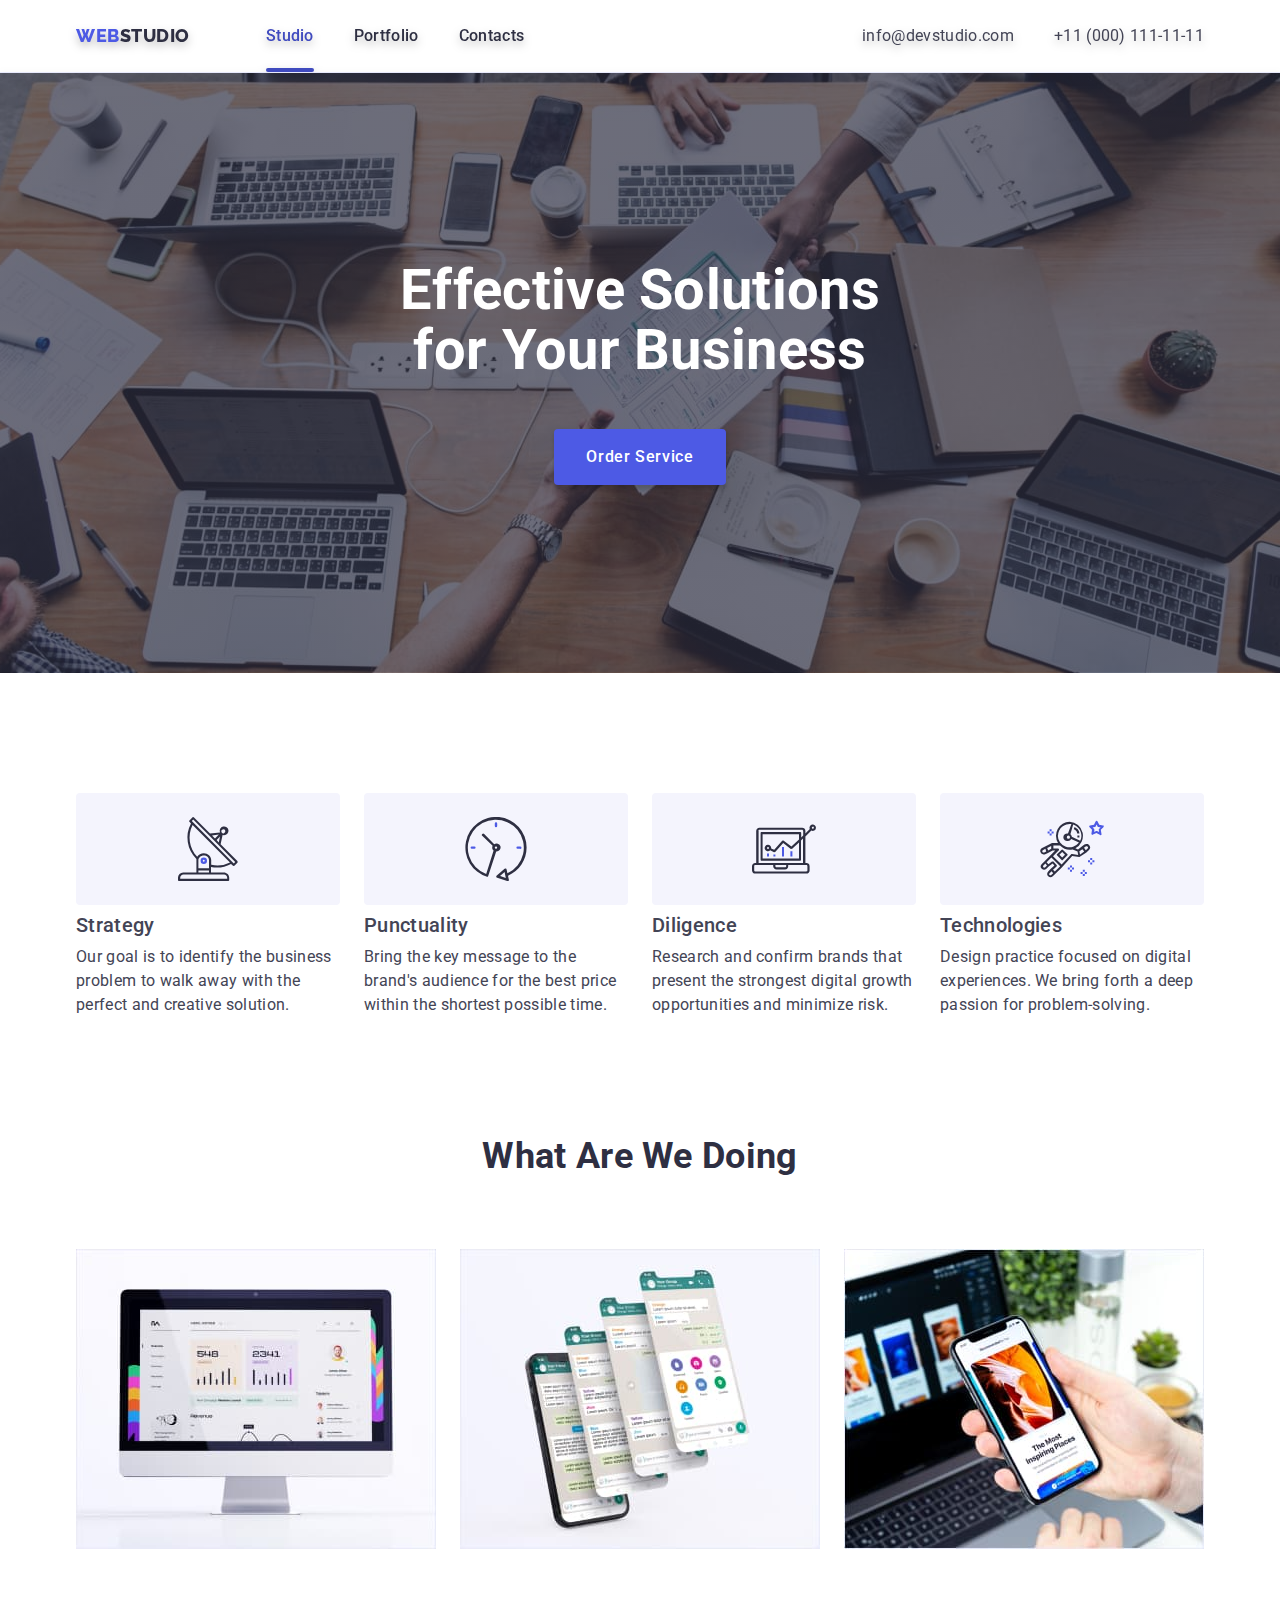
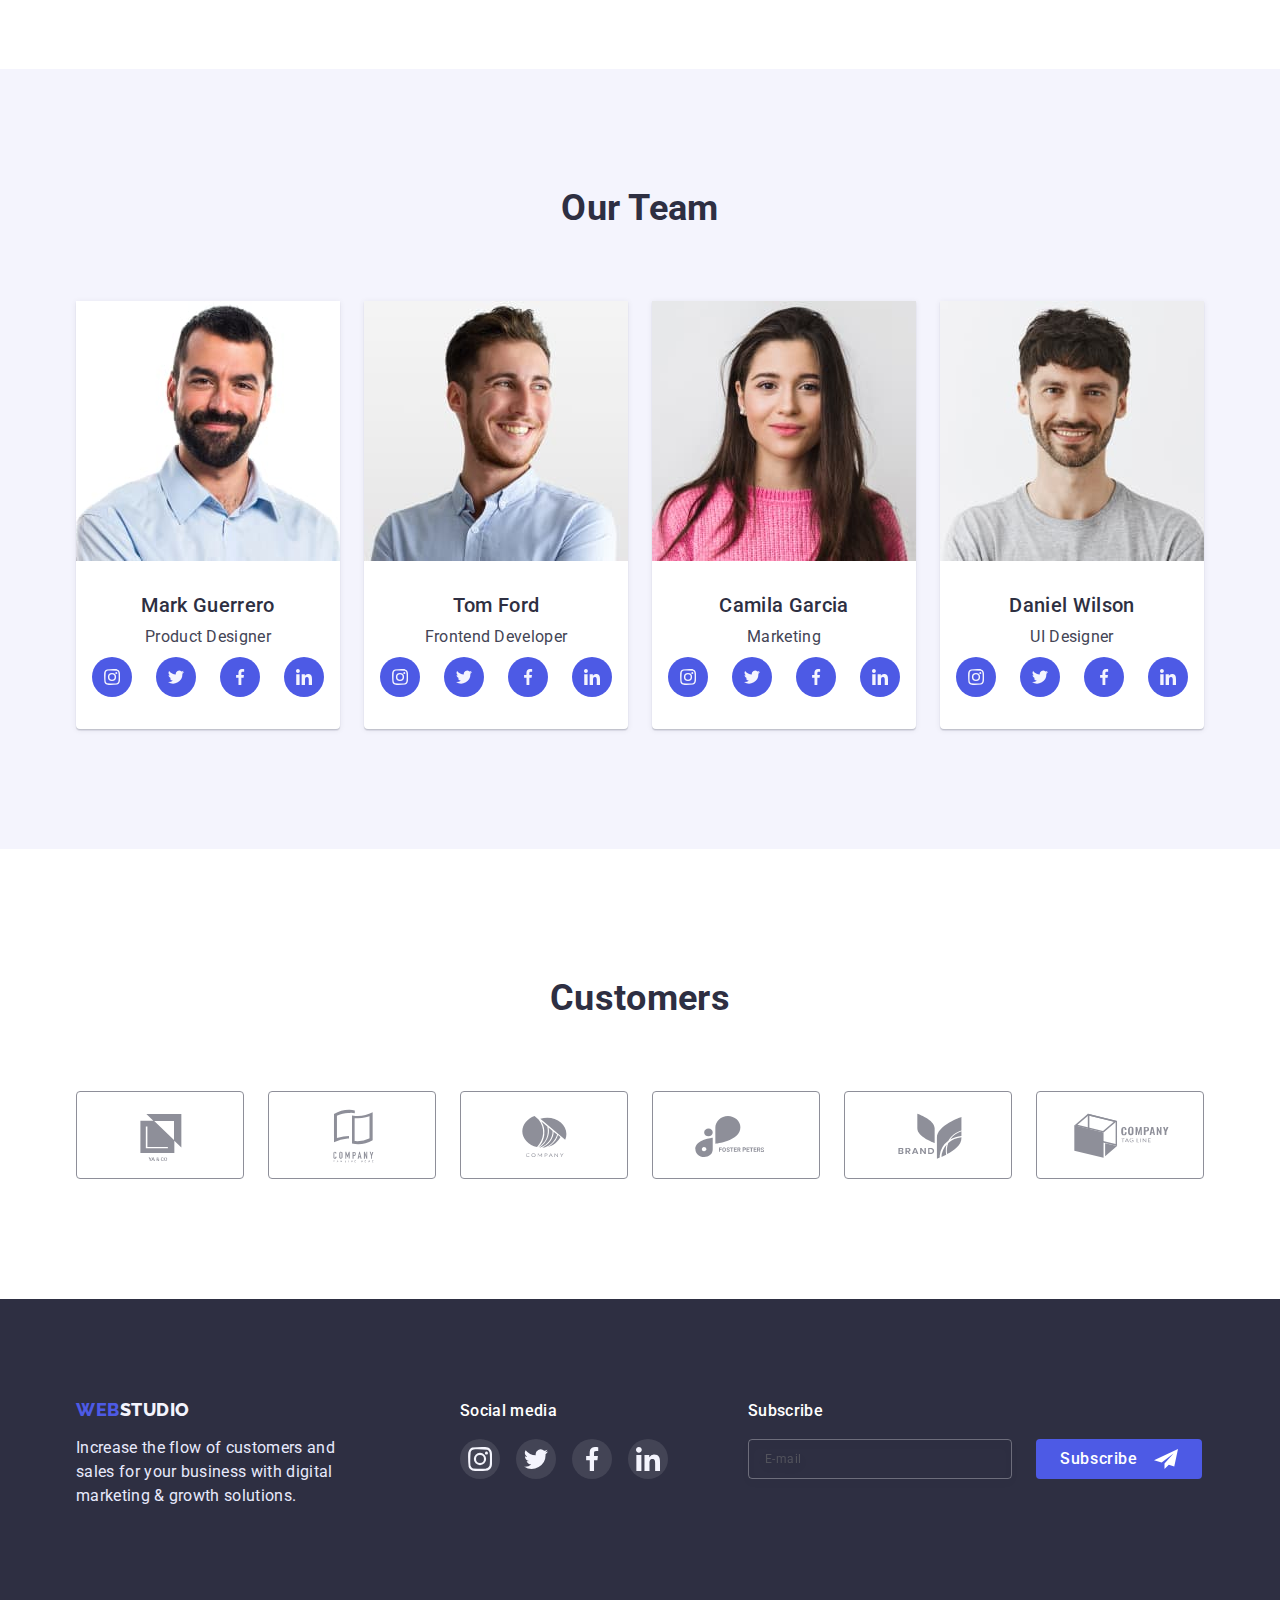
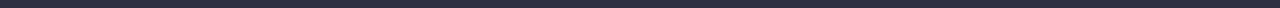
<file: index.html>
<!DOCTYPE html>
<html lang="en">

<head>
    <meta charset="UTF-8">
    <meta http-equiv="X-UA-Compatible" content="IE=edge">
    <meta name="viewport" content="width=device-width, initial-scale=1.0">
    <title>Студія</title>
    <link rel="preconnect" href="https://fonts.googleapis.com">
    <link rel="preconnect" href="https://fonts.gstatic.com" crossorigin>
    <link href="https://fonts.googleapis.com/css2?family=Raleway:wght@800&family=Roboto:wght@400;500;700;900&display=swap"
        rel="stylesheet">
    <link rel="stylesheet" href="https://cdnjs.cloudflare.com/ajax/libs/modern-normalize/1.1.0/modern-normalize.min.css">
    <link rel="stylesheet" href="./css/style.css">
</head>
<body>
    <header class="header">
        <div class="conteiner header-conteiner">
            <nav class="header-nav">
                <a class="logo" href="./index.html"><span class="logo-decor">Web</span>Studio</a>
                <ul class="header-nav-list list">
                    <li class="header-item">
                        <a class="header-link current" href="./index.html">Studio</a>
                    </li>
                    <li class="header-item">
                        <a class="header-link" href="./portfolio.html">Portfolio</a>
                    </li>
                    <li class="header-item">
                        <a class="header-link" href="#">Contacts</a>
                    </li>
                </ul>
            </nav>
            <address>
                <ul class="header-contacts list">
                    <li class="header-contacts-item">
                        <a href="mailto:info@devstudio.com" class="link">info@devstudio.com</a>
                    </li>
                    <li class="header-contacts-item">
                        <a href="tel:+110001111111" class="link">+11 (000) 111-11-11</a>
                    </li>
                </ul>
            </address>
        </div>        
    </header>
    <main>
            <section class="hero">
                <div class="conteiner">
                    <h1 class="hero-title">Effective Solutions for Your Business</h1>
                    <button class="hero-button" type="button" data-modal-open>Order Service</button>
                </div>                    
            </section>
            <section class="functions section">
                <div class="conteiner">
                    <h2 class="visually-hidden">functions</h2>
                    <ul class="functions-list list">
                        <li class="functions-item">
                            <div class="function-icon">
                                <svg class="finction-item">
                                    <use href="./images/icons.svg#icon-antenna"></use>
                                </svg>
                            </div>                            
                            <h3 class="functions-title">Strategy</h3>
                            <p class="functions-text">Our goal is to identify the business
                                        problem to walk away with the perfect and creative solution.</p>
                        </li>
                        <li class="functions-item">
                            <div class="function-icon">
                                <svg class="finction-item">
                                    <use href="./images/icons.svg#icon-clock"></use>
                                </svg>
                            </div>
                            <h3 class="functions-title">Punctuality</h3>
                            <p class="functions-text">Bring the key message to the brand's audience for the best price within the
                                        shortest possible time.</p>
                        </li>
                        <li class="functions-item">
                            <div class="function-icon">
                                <svg class="finction-item">
                                    <use href="./images/icons.svg#icon-diagram"></use>
                                </svg>
                            </div>
                            <h3 class="functions-title">Diligence</h3>
                            <p class="functions-text">Research and confirm brands that present the strongest digital growth
                                        opportunities and minimize risk.</p>
                        </li>
                        <li class="functions-item">
                            <div class="function-icon">
                                <svg class="finction-item">
                                    <use href="./images/icons.svg#icon-astronaut"></use>
                                </svg>
                            </div>
                            <h3 class="functions-title">Technologies</h3>
                            <p class="functions-text">Design practice focused on digital experiences. We bring forth a deep passion for
                                        problem-solving.</p>
                        </li>
                    </ul>
                </div>
            </section>       
            <section class="work section">
                <div class="conteiner">
                    <h2 class="section-title">What are we doing</h2>
                    <ul class="working-list list">
                        <li class="working-item">
                            <img src="./images/desctop.jpg" alt="desctop" width="360" height="300">
                        </li>
                        <li class="working-item">
                            <img src="./images/listing.jpg" alt="listing" width="360" height="300">
                        </li>
                        <li class="working-item">
                            <img src="./images/adaptiv.jpg" alt="adaptiv" width="360" height="300">
                        </li>
                    </ul>
                </div>
            </section>
            <section class="comand section">
                <div class="conteiner">
                    <h2 class="section-title">Our Team</h2>
                    <ul class="comand-list list">
                        <li class="comand-card">
                            <article>
                                <img class="comand-img" src="./images/productdesigner.jpg" alt="product designer" width="264" height="260">
                                <div class="comand-card-content">
                                    <h3 class="comand-title">Mark Guerrero</h3>
                                    <p class="comand-text">Product Designer</p>
                                    <ul class="comand-socials-list list">
                                        <li class="comand-socials-item">
                                            <a class="comand-socials-link" href="#">
                                                <svg class="comand-socials-icon">
                                                    <use href="./images/icons.svg#icon-instagram-section"></use>
                                                </svg>
                                            </a>
                                        </li>
                                        <li class="comand-socials-item">
                                            <a class="comand-socials-link" href="#">
                                                <svg class="comand-socials-icon">
                                                    <use href="./images/icons.svg#icon-twitter-section"></use>
                                                </svg>
                                            </a>
                                        </li>
                                        <li class="comand-socials-item">
                                            <a class="comand-socials-link" href="#">
                                                <svg class="comand-socials-icon">
                                                    <use href="./images/icons.svg#icon-facebook-section"></use>
                                                </svg>
                                            </a>
                                        </li>
                                        <li class="comand-socials-item">
                                            <a class="comand-socials-link" href="#">
                                                <svg class="comand-socials-icon">
                                                    <use href="./images/icons.svg#icon-linkedin-section"></use>
                                                </svg>
                                            </a>
                                        </li>
                                    </ul>
                                </div>
                            </article>                            
                        </li>
                        <li class="comand-card">
                            <article>
                                <img class="comand-img" src="./images/frontenddeveloper.jpg" alt="frontend developer" width="264" height="260">
                                <div class="comand-card-content">
                                    <h3 class="comand-title">Tom Ford</h3>
                                    <p class="comand-text">Frontend Developer</p>
                                    <ul class="comand-socials-list list">
                                        <li class="comand-socials-item">
                                            <a class="comand-socials-link" href="#">
                                                <svg class="comand-socials-icon">
                                                    <use href="./images/icons.svg#icon-instagram-section"></use>
                                                </svg>
                                            </a>
                                        </li>
                                        <li class="comand-socials-item">
                                            <a class="comand-socials-link" href="#">
                                                <svg class="comand-socials-icon">
                                                    <use href="./images/icons.svg#icon-twitter-section"></use>
                                                </svg>
                                            </a>
                                        </li>
                                        <li class="comand-socials-item">
                                            <a class="comand-socials-link" href="#">
                                                <svg class="comand-socials-icon">
                                                    <use href="./images/icons.svg#icon-facebook-section"></use>
                                                </svg>
                                            </a>
                                        </li>
                                        <li class="comand-socials-item">
                                            <a class="comand-socials-link" href="#">
                                                <svg class="comand-socials-icon">
                                                    <use href="./images/icons.svg#icon-linkedin-section"></use>
                                                </svg>
                                            </a>
                                        </li>
                                    </ul>
                                </div>
                            </article>                            
                        </li>
                        <li class="comand-card">
                            <article>
                                <img class="comand-img" src="./images/marketing.jpg" alt="marketing" width="264" height="260">
                                <div class="comand-card-content">
                                    <h3 class="comand-title">Camila Garcia</h3>
                                    <p class="comand-text">Marketing</p>
                                    <ul class="comand-socials-list list">
                                        <li class="comand-socials-item">
                                            <a class="comand-socials-link" href="#">
                                                <svg class="comand-socials-icon">
                                                    <use href="./images/icons.svg#icon-instagram-section"></use>
                                                </svg>
                                            </a>
                                        </li>
                                        <li class="comand-socials-item">
                                            <a class="comand-socials-link" href="#">
                                                <svg class="comand-socials-icon">
                                                    <use href="./images/icons.svg#icon-twitter-section"></use>
                                                </svg>
                                            </a>
                                        </li>
                                        <li class="comand-socials-item">
                                            <a class="comand-socials-link" href="#">
                                                <svg class="comand-socials-icon">
                                                    <use href="./images/icons.svg#icon-facebook-section"></use>
                                                </svg>
                                            </a>
                                        </li>
                                        <li class="comand-socials-item">
                                            <a class="comand-socials-link" href="#">
                                                <svg class="comand-socials-icon">
                                                    <use href="./images/icons.svg#icon-linkedin-section"></use>
                                                </svg>
                                            </a>
                                        </li>
                                    </ul>
                                </div>
                            </article>
                        </li>
                        <li class="comand-card">
                            <article>
                                <img class="comand-img" src="./images/uidesigner.jpg" alt="ui designer" width="264" height="260">
                                <div class="comand-card-content">
                                    <h3 class="comand-title">Daniel Wilson</h3>
                                    <p class="comand-text">UI Designer</p>
                                    <ul class="comand-socials-list list">
                                        <li class="comand-socials-item">
                                            <a class="comand-socials-link" href="#">
                                                <svg class="comand-socials-icon">
                                                    <use href="./images/icons.svg#icon-instagram-section"></use>
                                                </svg>
                                            </a>
                                        </li>
                                        <li class="comand-socials-item">
                                            <a class="comand-socials-link" href="#">
                                                <svg class="comand-socials-icon">
                                                    <use href="./images/icons.svg#icon-twitter-section"></use>
                                                </svg>
                                            </a>
                                        </li>
                                        <li class="comand-socials-item">
                                            <a class="comand-socials-link" href="#">
                                                <svg class="comand-socials-icon">
                                                    <use href="./images/icons.svg#icon-facebook-section"></use>
                                                </svg>
                                            </a>
                                        </li>
                                        <li class="comand-socials-item">
                                            <a class="comand-socials-link" href="#">
                                                <svg class="comand-socials-icon">
                                                    <use href="./images/icons.svg#icon-linkedin-section"></use>
                                                </svg>
                                            </a>
                                        </li>
                                    </ul>
                                </div>
                            </article>
                        </li>
                    </ul>
                </div>
            </section>  
            <section class="customers-section">
                <div class="conteiner">
                    <h2 class="customers-title">Customers</h2>
                    <ul class="customers-icon-list list">
                        <li class="customers-icon-item">
                            <a class="customers-icon-link" href="#">
                                <svg class="customers-icon">
                                    <use href="./images/icons.svg#icon-logo-ya-co"></use>
                                </svg>
                            </a>
                        </li>
                        <li class="customers-icon-item">
                            <a class="customers-icon-link" href="#">
                                <svg class="customers-icon">
                                    <use href="./images/icons.svg#icon-logo-company-tagline-here"></use>
                                </svg>
                            </a>
                        </li>
                        <li class="customers-icon-item">
                            <a class="customers-icon-link" href="#">
                                <svg class="customers-icon">
                                    <use href="./images/icons.svg#icon-logo-company"></use>
                                </svg>
                            </a>
                        </li>
                        <li class="customers-icon-item">
                            <a class="customers-icon-link" href="#">
                                <svg class="customers-icon">
                                    <use href="./images/icons.svg#icon-logo-foster-peters"></use>
                                </svg>
                            </a>
                        </li>
                        <li class="customers-icon-item">
                            <a class="customers-icon-link" href="#">
                                <svg class="customers-icon">
                                    <use href="./images/icons.svg#icon-logo-brand"></use>
                                </svg>
                            </a>
                        </li>
                        <li class="customers-icon-item">
                            <a class="customers-icon-link" href="#">
                                <svg class="customers-icon">
                                    <use href="./images/icons.svg#icon-logo-company-tagline"></use>
                                </svg>
                            </a>
                        </li>
                    </ul>
                </div>
            </section>      
    </main>
    <footer class="footer">
        <div class="conteiner">
            <div class="footer-content">
                <div class="footer-content-logo">
                    <a class="footer-logo" href="./index.html"><span class="logo-decor">Web</span>Studio</a>
                    <p class="footer-text">Increase the flow of customers and sales for your business with digital marketing & growth
                        solutions.</p>
                </div>
                <div class="footer-socials-content">
                    <p class="footer-socials-text">Social media</p>
                    <ul class="footer-socials-list list">
                        <li class="footer-socials-item">
                            <a class="footer-socials-link" href="#">
                                <svg class="footer-socials-icon">
                                    <use href="./images/icons.svg#icon-instagram-footer"></use>
                                </svg>
                            </a>
                        </li>
                        <li class="footer-socials-item">
                            <a class="footer-socials-link" href="#">
                                <svg class="footer-socials-icon">
                                    <use href="./images/icons.svg#icon-twitter-section"></use>
                                </svg>
                            </a>
                        </li>
                        <li class="footer-socials-item">
                            <a class="footer-socials-link" href="#">
                                <svg class="footer-socials-icon">
                                    <use href="./images/icons.svg#icon-facebook-footer"></use>
                                </svg>
                            </a>
                        </li>
                        <li class="footer-socials-item">
                            <a class="footer-socials-link" href="#">
                                <svg class="footer-socials-icon">
                                    <use href="./images/icons.svg#icon-linkedin-footer"></use>
                                </svg>
                            </a>
                        </li>
                    </ul>
                </div>
                <form name="footer-form" autocomplete="off">
                        <p class="footer-form-text">Subscribe</p>
                        <div class="footer-form-info">
                            <div class="footer-form-field">
                                <input class="footer-form-input" type="email" name="mailing-list" id="mailing-list" placeholder="E-mail"/>
                                <label class="footer-form-label" for="mailing-list"></label>
                            </div>
                            <button class="footer-form-button" type="submit">Subscribe
                                <svg class="footer-button-icon">
                                    <use href="./images/icons.svg#icon-letter"></use>
                                </svg>
                            </button>
                        </div>
                </form>
            </div>
            
        </div>
    </footer>   
    <div class="backdrop is-hidden" data-modal>
        <div class="modal">
            <button class="modal-close" type="button" data-modal-close>
                <svg class="modal-clos-icon">
                    <use href="./images/icons.svg#icon-close"></use>
                </svg>
            </button>
            <h2 class="modal-title">Leave your contacts and we will call you back</h2>
            <form class="contact-form" name="contact-form" autocomplete="off">
                <div class="form-info">
                    <div class="form-field">
                        <label class="form-label" for="user-name">Name</label>
                        <input class="form-input" type="text" name="user-name" id="user-name">
                        <svg class="form-icon">
                            <use href="./images/icons.svg#icon-name"></use>
                        </svg>
                    </div>
                        
                    <div class="form-field">
                        <label class="form-label" for="user-phone">Phone</label>
                        <input class="form-input" type="tel" name="user-phone" id="user-phone">
                        <svg class="form-icon">
                                <use href="./images/icons.svg#icon-phone"></use>
                        </svg>                            
                    </div>
                        
                    <div class="form-field">
                        <label class="form-label" for="user-email">Email</label>
                        <input class="form-input" type="email" name="user-email" id="user-email">
                        <svg class="form-icon">
                            <use href="./images/icons.svg#icon-email"></use>
                        </svg>
                    </div>
                        
                    <div class="form-field form-field-textarea">
                        <label class="form-label" for="user-comment">Comment</label>
                        <textarea class="form-input form-input-textarea" name="user-comment" id="user-comment"  placeholder="Text input"></textarea>
                    </div>
                </div>
                <div class="form-checkbox">                        
                    <input class="checkbox-input" type="checkbox" name="Privacy-police" id="Privacy-police">
                    <span class="form-checkbox-icon"></span>
                    <label class="checkbox-text" for="Privacy-police">I accept the terms and conditions of the <span><a class="checkbox-text-item" href="#">Privacy Policy</a></span></label>
                </div>
                <button class="modal-button" type="submit">Send</button>                                                
            </form>
        </div>
    </div>
    <script src="./js/modal.js"></script>
</body>
</html>
</file>
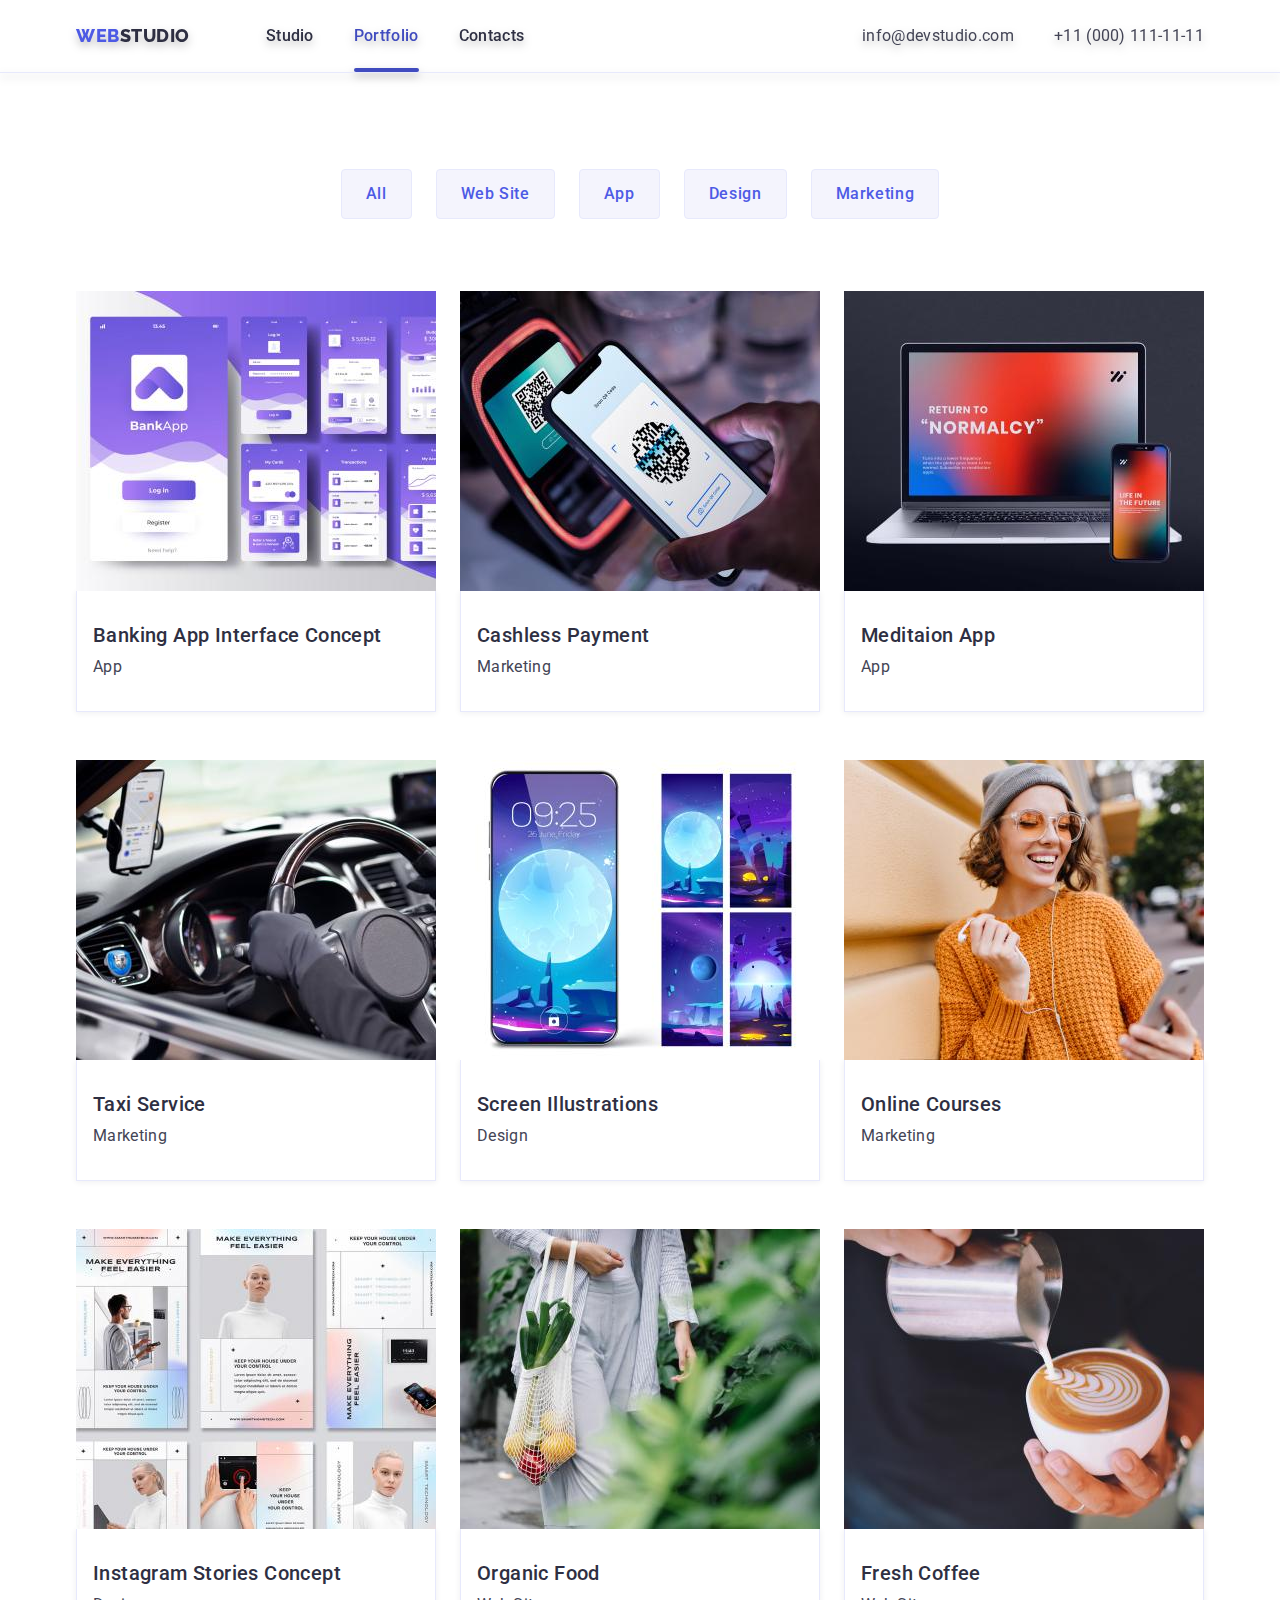
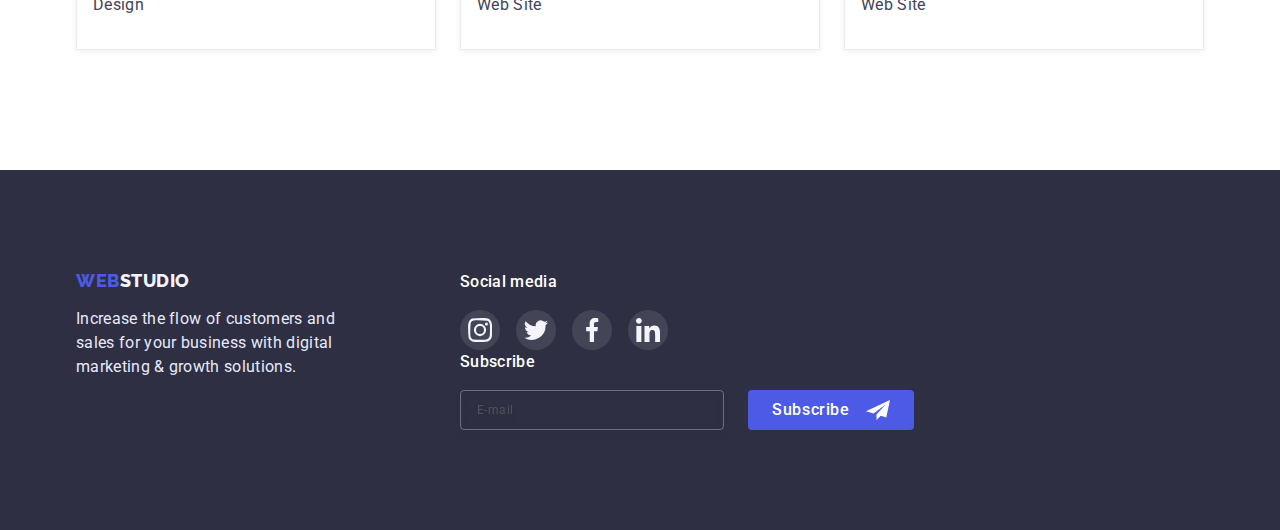
<file: portfolio.html>
<!DOCTYPE html>
<html lang="en">

<head>
    <meta charset="UTF-8">
    <meta http-equiv="X-UA-Compatible" content="IE=edge">
    <meta name="viewport" content="width=device-width, initial-scale=1.0">
    <title>Portfolio</title>
    <link rel="preconnect" href="https://fonts.googleapis.com">
    <link rel="preconnect" href="https://fonts.gstatic.com" crossorigin>
    <link href="https://fonts.googleapis.com/css2?family=Raleway:wght@800&family=Roboto:wght@400;500;700;900&display=swap"
        rel="stylesheet">
    <link rel="stylesheet" href="https://cdnjs.cloudflare.com/ajax/libs/modern-normalize/1.1.0/modern-normalize.min.css">
    <link rel="stylesheet" href="./css/style.css">
</head>

<body>
    <header class="header">
        <div class="conteiner header-conteiner">
            <nav class="header-nav">
                <a class="logo" href="./index.html"><span class="logo-decor">Web</span>Studio</a>
                <ul class="header-nav-list list">
                    <li class="header-item">
                        <a class="header-link" href="./index.html">Studio</a>
                    </li>
                    <li class="header-item">
                        <a class="header-link current" href="./portfolio.html">Portfolio</a>
                    </li>
                    <li class="header-item">
                        <a class="header-link" href="">Contacts</a>
                    </li>
                </ul>
            </nav>
            <address>
                <ul class="header-contacts list">
                    <li class="header-contacts-item">
                        <a href="mailto:info@devstudio.com" class="link">info@devstudio.com</a>
                    </li>
                    <li class="header-contacts-item">
                        <a href="tel:+110001111111" class="link">+11 (000) 111-11-11</a>
                    </li>
                </ul>
            </address>
        </div>
    </header>
    <main>
        <section class="portfolio-section">
            <div class="conteiner">
                <h1 class="visually-hidden">Portfolio</h1>
                    <ul class="portfolio-button-list list">
                        <li><button type="button" class="portfolio-button">All</button></li>
                        <li><button type="button" class="portfolio-button">Web Site</button></li>
                        <li><button type="button" class="portfolio-button">App</button></li>
                        <li><button type="button" class="portfolio-button">Design</button></li>
                        <li><button type="button" class="portfolio-button">Marketing</button></li>
                    </ul>
                    <ul class="portfolio-work-list list">
                        <li class="portfolio-work-card">
                            <a class="work-card-link" href="#">
                                <div class="portfolio-description-card">
                                    <img class="portfolio-work-img" src="./images/bankingapp.jpg" alt="Banking App Interface Concept" width="360"
                                        height="300">
                                    <div class="portfolio-work-description">
                                        <p class="portfolio-work-description-text">14 Stylish and User-Friendly App Design Concepts · Task Manager App ·
                                            Calorie Tracker App · Exotic Fruit Ecommerce App ·
                                            Cloud Storage App</p>
                                    </div>
                                </div>                                
                                <div class="work-card-content">
                                    <h2 class="portfolio-work-title">Banking App Interface Concept</h2>
                                    <p class="portfolio-work-text">App</p>
                                </div>
                            </a>                            
                        </li>
                        <li class="portfolio-work-card">
                            <a class="work-card-link" href="#">
                                <div class="portfolio-description-card">
                                    <img class="portfolio-work-img" src="./images/payment.jpg" alt="Cashless Payment" width="360" height="300">
                                    <div class="portfolio-work-description">
                                        <p class="portfolio-work-description-text">14 Stylish and User-Friendly App Design Concepts · Task Manager App ·
                                            Calorie Tracker App · Exotic Fruit Ecommerce App ·
                                            Cloud Storage App</p>
                                    </div>
                                </div>                                
                                <div class="work-card-content">
                                    <h2 class="portfolio-work-title">Cashless Payment</h2>
                                    <p class="portfolio-work-text">Marketing</p>
                                </div>
                            </a>                            
                        </li>
                        <li class="portfolio-work-card">
                            <a class="work-card-link" href="#">
                                <div class="portfolio-description-card">
                                    <img class="portfolio-work-img" src="./images/meditaionapp.jpg" alt="Meditaion App" width="360" height="300">
                                    <div class="portfolio-work-description">
                                        <p class="portfolio-work-description-text">14 Stylish and User-Friendly App Design Concepts · Task Manager App ·
                                            Calorie Tracker App · Exotic Fruit Ecommerce App ·
                                            Cloud Storage App</p>
                                    </div>
                                </div>                                
                                <div class="work-card-content">
                                    <h2 class="portfolio-work-title">Meditaion App</h2>
                                    <p class="portfolio-work-text">App</p>
                                </div>
                            </a>                            
                        </li>
                        <li class="portfolio-work-card">
                            <a class="work-card-link" href="#">
                                <div class="portfolio-description-card">
                                    <img class="portfolio-work-img" src="./images/taxi.jpg" alt="Taxi Service" width="360" height="300">
                                    <div class="portfolio-work-description">
                                        <p class="portfolio-work-description-text">14 Stylish and User-Friendly App Design Concepts · Task Manager App ·
                                            Calorie Tracker App · Exotic Fruit Ecommerce App ·
                                            Cloud Storage App</p>
                                    </div>
                                </div>                                
                                <div class="work-card-content">
                                    <h2 class="portfolio-work-title">Taxi Service</h2>
                                    <p class="portfolio-work-text">Marketing</p>
                                </div>
                            </a>                            
                        </li>
                        <li class="portfolio-work-card">
                            <a class="work-card-link" href="#">
                                <div class="portfolio-description-card">
                                    <img class="portfolio-work-img" src="./images/screenillustrations.jpg" alt="Screen Illustrations" width="360"
                                        height="300">
                                    <div class="portfolio-work-description">
                                        <p class="portfolio-work-description-text">14 Stylish and User-Friendly App Design Concepts · Task Manager App ·
                                            Calorie Tracker App · Exotic Fruit Ecommerce App ·
                                            Cloud Storage App</p>
                                    </div>
                                </div>                                
                                <div class="work-card-content">
                                    <h2 class="portfolio-work-title">Screen Illustrations</h2>
                                    <p class="portfolio-work-text">Design</p>
                                </div>
                            </a>                            
                        </li>
                        <li class="portfolio-work-card">
                            <a class="work-card-link" href="#">
                                <div class="portfolio-description-card">
                                    <img class="portfolio-work-img" src="./images/onlinecourses.jpg" alt="Online Courses" width="360" height="300">
                                    <div class="portfolio-work-description">
                                        <p class="portfolio-work-description-text">14 Stylish and User-Friendly App Design Concepts · Task Manager App ·
                                            Calorie Tracker App · Exotic Fruit Ecommerce App ·
                                            Cloud Storage App</p>
                                    </div>
                                </div>                                
                                <div class="work-card-content">
                                    <h2 class="portfolio-work-title">Online Courses</h2>
                                    <p class="portfolio-work-text">Marketing</p>
                                </div>
                            </a>                            
                        </li>
                        <li class="portfolio-work-card">
                            <a class="work-card-link" href="#">
                                <div class="portfolio-description-card">
                                    <img class="portfolio-work-img" src="./images/instagramstories.jpg" alt="Instagram Stories Concept" width="360"
                                        height="300">
                                    <div class="portfolio-work-description">
                                        <p class="portfolio-work-description-text">14 Stylish and User-Friendly App Design Concepts · Task Manager App ·
                                            Calorie Tracker App · Exotic Fruit Ecommerce App ·
                                            Cloud Storage App</p>
                                    </div>
                                </div>                                
                                <div class="work-card-content">
                                    <h2 class="portfolio-work-title">Instagram Stories Concept</h2>
                                    <p class="portfolio-work-text">Design</p>
                                </div>
                            </a>
                        </li>
                        <li class="portfolio-work-card">
                            <a class="work-card-link" href="#">
                                <div class="portfolio-description-card">
                                    <img class="portfolio-work-img" src="./images/organicfood.jpg" alt="Organic Food" width="360" height="300">
                                    <div class="portfolio-work-description">
                                        <p class="portfolio-work-description-text">14 Stylish and User-Friendly App Design Concepts · Task Manager App ·
                                            Calorie Tracker App · Exotic Fruit Ecommerce App ·
                                            Cloud Storage App</p>
                                    </div>
                                </div>                                
                                <div class="work-card-content">
                                    <h2 class="portfolio-work-title">Organic Food</h2>
                                    <p class="portfolio-work-text">Web Site</p>
                                </div>
                            </a>                            
                        </li>
                        <li class="portfolio-work-card">
                            <a class="work-card-link" href="#">
                                <div class="portfolio-description-card">
                                    <img class="portfolio-work-img" src="./images/freshcoffee.jpg" alt="Fresh Coffee" width="360" height="300">
                                    <div class="portfolio-work-description">
                                        <p class="portfolio-work-description-text">14 Stylish and User-Friendly App Design Concepts · Task Manager App ·
                                            Calorie Tracker App · Exotic Fruit Ecommerce App ·
                                            Cloud Storage App</p>
                                    </div>
                                </div>                                
                                <div class="work-card-content">
                                    <h2 class="portfolio-work-title">Fresh Coffee</h2>
                                    <p class="portfolio-work-text">Web Site</p>
                                </div>
                            </a>                            
                        </li>
                    </ul>
            </div>
        </section>
    </main>
    <footer class="footer">
        <div class="conteiner">
            <div class="footer-content">
                <div class="footer-content-logo">
                    <a class="footer-logo" href="./index.html"><span class="logo-decor">Web</span>Studio</a>
                    <p class="footer-text">Increase the flow of customers and sales for your business with digital marketing
                        & growth
                        solutions.</p>
                </div>
                <div class="footer-social-form">
                    <div class="footer-socials-content">
                        <p class="footer-socials-text">Social media</p>
                        <ul class="footer-socials-list list">
                            <li class="footer-socials-item">
                                <a class="footer-socials-link" href="#">
                                    <svg class="footer-socials-icon">
                                        <use href="./images/icons.svg#icon-instagram-footer"></use>
                                    </svg>
                                </a>
                            </li>
                            <li class="footer-socials-item">
                                <a class="footer-socials-link" href="#">
                                    <svg class="footer-socials-icon">
                                        <use href="./images/icons.svg#icon-twitter-section"></use>
                                    </svg>
                                </a>
                            </li>
                            <li class="footer-socials-item">
                                <a class="footer-socials-link" href="#">
                                    <svg class="footer-socials-icon">
                                        <use href="./images/icons.svg#icon-facebook-footer"></use>
                                    </svg>
                                </a>
                            </li>
                            <li class="footer-socials-item">
                                <a class="footer-socials-link" href="#">
                                    <svg class="footer-socials-icon">
                                        <use href="./images/icons.svg#icon-linkedin-footer"></use>
                                    </svg>
                                </a>
                            </li>
                        </ul>
                    </div>
                    <form name="footer-form" autocomplete="off">
                        <p class="footer-form-text">Subscribe</p>
                        <div class="footer-form-info">
                            <div class="footer-form-field">
                                <input class="footer-form-input" type="email" name="mailing-list" id="mailing-list"
                                    placeholder="E-mail" />
                                <label class="footer-form-label" for="mailing-list"></label>
                            </div>
                            <button class="footer-form-button" type="submit">Subscribe
                                <svg class="footer-button-icon">
                                    <use href="./images/icons.svg#icon-letter"></use>
                                </svg>
                            </button>
                        </div>
                    </form>
                </div>
            </div>
    
        </div>
    </footer>
</body>

</html>
</file>
<file: css/style.css>
:root {
    --primery-brend-color: #4D5AE5;
    --active-btn-color: #404BBF;

    --primery-bcg-color: #2E2F42;
    --backgrond-white-color: #FFFFFF;
    --secondery-bcg-color: #F4F4FD;
    --primery-background-socials: rgba(255, 255, 255, 0.1);
    --secondery-background-socials: #31D0AA;
    --primery-bcg-modal: #FCFCFC;
    

    --primery-text-color: #434455;
    --secondery-text-color: #8E8F99;
    --accenr-text-color: #E7E9FC;
    --text-white-color: #FFFFFF;  
    --border-header: #000000;
    --checkbox-text: #757575;
    --prymery-text-placeholder: rgba(117, 117, 117, 0.5);
}

body {
    color: var(--primery-text-color);
    background-color: var(--backgrond-white-color);
    font-family: Roboto, sans-serif;
    font-size: 16px;
    letter-spacing: 0.02em;
}

p, h1, h2, h3, h4, h5, h6 {
    margin-top: 0;
    margin-bottom: 0;
}

ul, ol {
    margin-top: 0;
    margin-bottom: 0;
    padding-left: 0;
}
img {
    display: block;
}
.list {
    list-style: none;
}

.conteiner {
    margin-left: auto;
    margin-right: auto;
    width: 1158px;
    padding-left: 15px;
    padding-right: 15px;
    }

/* Шапка сайта */
.header {
    border-bottom: 1px solid var(--accenr-text-color);
    filter: drop-shadow(0px 4px 4px rgba(0, 0, 0, 0.25));
}
.header-conteiner {
   display: flex;
   align-items: center;
}

.logo {
    color: var(--primery-bcg-color);
    font-family: Raleway, sans-serif;
    font-weight: 800;
    font-size: 18px;
    line-height: 1.33;
    letter-spacing: 0.03em;
    text-transform: uppercase;
    text-decoration: none;
    margin-right: 76px;
}

.logo-decor {
    color: var(--primery-brend-color);
}
.header-nav {
    display: flex;
    align-items: center;
    margin-right: auto;
}
.header-item:not(:last-child) {
    margin-right: 40px;
    margin-left: auto;
}
.header-nav-list {    
    display: flex;
    align-items: center;
}
.header-link {
    display: block;
    padding: 24px 0;
    position: relative;
    color: var(--primery-bcg-color);
    font-weight: 500;
    line-height: 1.5;
    text-decoration: none;
    transition: color 250ms cubic-bezier(0.4, 0, 0.2, 1);    
}

.header-link:hover,
.header-link:focus {
    color: var(--active-btn-color);
    
}
.header-nav-list .current {
    color: var(--active-btn-color);
}

.header-link.current::after {
    position: absolute;
    bottom: 0;
    content: '';
    display: block;
    width: 100%;
    height: 4px;
    background: var(--active-btn-color);
    border-radius: 2px;
}
.header-contacts {
    display: flex;
    align-items: center;
    font-style: normal;
}
.header-contacts .link{
    color: var(--primery-text-color);
    line-height: 1.5;
    text-decoration: none;
    transition: color 250ms cubic-bezier(0.4, 0, 0.2, 1);
}
.header-contacts .link:hover,
.header-contacts .link:focus {
    color: var(--active-btn-color);
}
.header-contacts-item:not(:last-child) {
    margin-right: 40px;
}
/* Main content */
/* герой */
.hero {
    text-align: center;
    padding-top: 188px;
    padding-bottom: 188px;
    background-color: var(--backgrond-white-color);
    background-image: linear-gradient(rgba(46, 47, 66, 0.7), rgba(46, 47, 66, 0.7)), url('../images/people-office.jpg');
    background-repeat: no-repeat;
    background-position: center;
    background-size: 1440px;    
}
.hero-title {
    color: var(--text-white-color);
    font-size: 56px;
    line-height: 1.07;
    max-width: 496px;
    margin-bottom: 48px;
    margin-left: auto;
    margin-right: auto;
}
.hero-button {
    padding: 16px 32px;
    color: var(--text-white-color);
    background: var(--primery-brend-color);
    font-family: Roboto, sans-serif;
    font-style: normal;
    font-weight: 500;
    font-size: 16px;
    line-height: 1.5;
    letter-spacing: 0.04em;
    cursor: pointer;
    box-shadow: 0px 4px 4px rgba(0, 0, 0, 0.15);
    border-radius: 4px;
    display: block;
    margin: auto;
    border: none;
    transition: 
        background-color 250ms cubic-bezier(0.4, 0, 0.2, 1), 
        box-shadow 250ms cubic-bezier(0.4, 0, 0.2, 1);
}

.hero-button:hover,
.hero-button:focus {
    background-color: var(--active-btn-color);
    box-shadow: 0px 4px 4px rgba(0, 0, 0, 0.15);
}

.section {
    padding-top: 120px;
    padding-bottom: 120px;
}
/* Функции */


.visually-hidden {
    position: absolute;
    width: 1px;
    height: 1px;
    margin: -1px;
    border: 0;
    padding: 0;
    white-space: nowrap;
    clip-path: inset(100%);
    clip: rect(0 0 0 0);
    overflow: hidden;
}
.functions-list {
    display: flex;
    gap: 24px;
}
.functions-item {
    flex-basis: calc((100% - 72px)/4);
}
.functions-title {
    font-weight: 500;
    font-size: 20px;
    line-height: 1.2;
    margin-bottom: 8px;
}
.functions-text {
    line-height: 1.5;
}
.function-icon {
    display: flex;
    align-items: center;
    justify-content: center;
    width: 264px;
    height: 112px;
    background-color: var(--secondery-bcg-color);
    border-radius: 4px;
    margin-bottom: 8px;
}
.finction-item {
    width: 64px;
    height: 64px;
}
/* Образці работы */
.work {
    padding-top: 0px;
}
.section-title {
    color: var(--primery-bcg-color);
    font-size: 36px;
    line-height: 1.11;
    text-align: center;
    text-transform: capitalize;
    margin-bottom: 72px;
}
.working-list {
    display: flex;
    flex-wrap: wrap;
    gap: 24px;
}
.working-item {
    flex-basis: calc((100% - 48px)/3);
}
/* Команда */
.comand {
    background-color: var(--secondery-bcg-color);
}
.comand-list {
    display: flex;
    flex-wrap: wrap;
    gap: 24px;
}
.comand-card {
    background: var(--backgrond-white-color);
    flex-basis: calc((100% - 72px)/4);
    box-shadow: 0px 1px 6px rgba(46, 47, 66, 0.08), 0px 1px 1px rgba(46, 47, 66, 0.16), 0px 2px 1px rgba(46, 47, 66, 0.08);
    border-radius: 0px 0px 4px 4px;
}
.comand-card-content {
    padding: 32px 16px;
}
.comand-title {
    color: var(--primery-bcg-color);
    font-weight: 500;
    font-size: 20px;
    line-height: 1.2;
    text-align: center;
    margin-bottom: 8px;
}
.comand-text {
    line-height: 1.5;
    text-align: center;
    margin-bottom: 8px;
}
.comand-socials-list {
    display: flex;
    align-items: center;
    gap: 24px;
}
.comand-socials-item {
    width: 40px;
    height: 40px;
}
.comand-socials-link {
    display: flex;
    align-items: center;
    justify-content: center;
    width: 100%;
    height: 100%;
    background-color: var(--primery-brend-color);
    border-radius: 50%;
    transition: background-color 250ms cubic-bezier(0.4, 0, 0.2, 1);
}
.comand-socials-icon {
    width: 16px;
    height: 16px;
    fill: var(--secondery-bcg-color);
}
.comand-socials-link:hover,
.comand-socials-link:focus {
   background-color: var(--active-btn-color);
}

/* секция customers */

.customers-section {
    padding-top: 130px;
    padding-bottom: 120px;
}
.customers-title {
    font-size: 36px;
    line-height: 1.11;
    text-align: center;
    color: var(--primery-bcg-color);
    margin-bottom: 72px;
}
.customers-icon-list {
    display: flex;
    flex-direction: row;
    align-items: flex-start;
    padding: 0px;
    gap: 24px;
}
.customers-icon-item {
    width: 168px;
    height: 88px;
}
.customers-icon-link {
    display: flex;
    align-items: center;
    justify-content: center;
    width: 100%;
    height: 100%;
    fill: var(--secondery-text-color);
    border: 1px solid var(--secondery-text-color);
    border-radius: 4px;
    transition: 
        fill 250ms cubic-bezier(0.4, 0, 0.2, 1),
        border 250ms cubic-bezier(0.4, 0, 0.2, 1);
}
.customers-icon-link:hover,
.customers-icon-link:focus {
    fill: var(--active-btn-color);
    border: 1px solid var(--active-btn-color);
}
.customers-icon {
    width: 104px;
    height: 56px;
}


/* /* Футер */


.footer {
    background-color: var(--primery-bcg-color);
    padding-top: 100px;
    padding-bottom: 100px;
}
.footer-content {
    display: flex;
}
.footer-content-logo {
    max-width: 264px;
    margin-right: 120px;
}
.footer-logo {
    color: var(--secondery-bcg-color);
    font-family: Raleway, sans-serif;
    font-weight: 800;
    font-size: 18px;
    line-height: 1.17;
    letter-spacing: 0.03em;
    text-transform: uppercase;
    text-decoration: none;
}
.footer-text {
    color: var(--accenr-text-color);
    line-height: 1.5;
    margin-top: 16px;
}
.footer-socials-content {
    margin-right: 80px;
}
.footer-socials-text {
    font-weight: 500;
    font-size: 16px;
    line-height: 1.5;
    color: var(--text-white-color);
    margin-bottom: 16px;
}
.footer-socials-list {
    display: flex;
    align-items: center;
    gap: 16px;
}
.footer-socials-item {
    width: 40px;
    height: 40px;
}
.footer-socials-link {
    display: flex;
    align-items: center;
    justify-content: center;
    width: 100%;
    height: 100%;
    border-radius: 50%;
    background-color: var(--primery-background-socials);
    transition: background-color 250ms cubic-bezier(0.4, 0, 0.2, 1);
}
.footer-socials-icon {
    width: 24px;
    height: 24px;
    fill: var(--secondery-bcg-color);
    
}
.footer-socials-link:hover,
.footer-socials-link:focus {
    background-color: var(--secondery-background-socials);
}
.footer-form-text {
    color: var(--text-white-color);
    font-weight: 500;
    line-height: 1.5;
    margin-bottom: 16px;
}
.footer-form-info {
    display: flex;
    align-items: center;
    gap: 24px;
}
.footer-form-input {
    width: 264px;
    background-color: transparent;
    color: var(--text-white-color);
    border: 1px solid rgba(255, 255, 255, 0.3);
    filter: drop-shadow(0px 4px 4px rgba(0, 0, 0, 0.15));
    border-radius: 4px;
    padding: 10px 0 10px 16px   ;
    resize: none;
    outline: none;
}
.footer-form-label {
    position: relative;
}
.footer-form-field {
    position: relative;
}
.footer-form-input::placeholder {
    position: absolute;
    top: 50%;
    left: 16px;
    color: var(--prymery-text-placeholder);
    font-family: 'Roboto', sans-serif;
    font-style: normal;
    font-weight: 400;
    font-size: 12px;
    line-height: 1.17;
    letter-spacing: 0.04em;
    transform: translateY(-50%);
}
.footer-form-button {
    display: flex;
    align-items: center;
    gap: 16px;
    padding: 8px 24px;
    color: var(--text-white-color);
    background-color: var(--primery-brend-color);
    font-family: Roboto, sans-serif;
    font-style: normal;
    font-weight: 500;
    font-size: 16px;
    line-height: 1.5;
    letter-spacing: 0.04em;
    cursor: pointer;
    border-radius: 4px;
    margin: auto;
    border: none;
    transition:
            background-color 250ms cubic-bezier(0.4, 0, 0.2, 1);
}
.footer-form-button:hover,
.footer-form-button:focus {
    background-color: var(--active-btn-color);
}
.footer-button-icon {
    width: 24px;
    height: 24px;
    fill: var(--backgrond-white-color);
}
/* Портфолио */

.portfolio-section {
    background-color: var(--backgrond-white-color);
    padding-top: 96px; 
    padding-bottom: 120px;
}
.portfolio-button-list{
    display: flex;
    align-items: center;
    justify-content: center;
    gap: 24px;
    margin-bottom: 72px;
}
.portfolio-button {
    padding: 12px 24px;
    color: var(--primery-brend-color);
    background-color: var(--secondery-bcg-color);
    font-family: Roboto, sans-serif;
    font-weight: 500;
    font-size: 16px;
    line-height: 1.5;
    letter-spacing: 0.04em;
    text-decoration: none;
    cursor: pointer;
    border: 1px solid var(--accenr-text-color);
    border-radius: 4px;
    display: block;
    margin: auto;
    transition: 
        color 250ms cubic-bezier(0.4, 0, 0.2, 1),
        background-color 250ms cubic-bezier(0.4, 0, 0.2, 1),
        box-shadow 250ms cubic-bezier(0.4, 0, 0.2, 1);
}
.portfolio-button:hover,
.portfolio-button:focus {
    color: var(--text-white-color);
    background-color: var(--active-btn-color);
    box-shadow: 0px 4px 4px rgba(0, 0, 0, 0.15);
}
.portfolio-work-list {
    display: flex;
    flex-wrap: wrap;
    row-gap: 48px;
    column-gap: 24px;
}
.portfolio-work-card {
    flex-basis: calc((100% - 48px) / 3);
}
.work-card-link {
    display: block;
    text-decoration: none;
    transition: box-shadow 250ms cubic-bezier(0.4, 0, 0.2, 1);    
}
.work-card-link:hover {
    
    box-shadow: 0px 1px 6px rgba(46, 47, 66, 0.08), 0px 1px 1px rgba(46, 47, 66, 0.16), 0px 2px 1px rgba(46, 47, 66, 0.08);
}
.portfolio-description-card {
    position: relative;
    overflow: hidden;
}
.portfolio-work-img {
    background-image: linear-gradient(0deg, rgba(77, 90, 229, 0.1), rgba(77, 90, 229, 0.1));
}
.portfolio-work-description {
    position: absolute;
    top: 0;
    left: 0;
    width: 100%;
    height: 100%;
    background-color: var(--primery-brend-color);
    color: var(--secondery-bcg-color);
    line-height: 1.5;
    transform: translateY(100%);
    transition: transform 250ms cubic-bezier(0.4, 0, 0.2, 1);
    padding: 32px 32px 32px 32px;
}
.work-card-link:hover .portfolio-work-description {
    transform: translateY(0);
}
.portfolio-work-title {
    color: var(--primery-bcg-color);
    font-family: 'Roboto';
    font-style: normal;
    font-weight: 500;
    font-size: 20px;
    line-height: 1.2;
    margin-bottom: 8px;
    letter-spacing: 0.02em;
}
.portfolio-work-text {
    color: var(--primery-text-color);
    font-family: 'Roboto';
    font-style: normal;
    font-weight: 400;
    font-size: 16px;
    line-height: 1.5;
    letter-spacing: 0.02em;
}
.work-card-content {
    padding: 32px 0 32px 16px;
    border: 1px solid var(--accenr-text-color);
    border-top: none;
    box-shadow: 0px 1px 6px rgba(46, 47, 66, 0.08);
}

/* modal */

.backdrop {    
    position: fixed;
    top: 0;
    left: 0;
    width: 100%;
    height: 100%;
    background: rgba(46, 47, 66, 0.4);
    display: flex;
    align-items: center;
    justify-content: center;
    padding: 20px 0;
    transition: opacity 500ms cubic-bezier(0.4, 0, 0.2, 1), visibility 500ms cubic-bezier(0.4, 0, 0.2, 1);    
}
.backdrop.is-hidden {
    opacity: 0;
    visibility: hidden;
    pointer-events: none;
}
.modal {
    position: relative;
    overflow: auto;
    padding: 72px 24px 24px;
    width: 100%;
    height: 100%;
    max-width: 408px;
    max-height: 584px;
    background-color: var(--primery-bcg-modal);
    box-shadow: 0px 1px 1px rgba(0, 0, 0, 0.14), 0px 1px 3px rgba(0, 0, 0, 0.12), 0px 2px 1px rgba(0, 0, 0, 0.2);
    border-radius: 4px;
    transition: transform 500ms cubic-bezier(0.4, 0, 0.2, 1);
}
.backdrop.is-hidden .modal {
    transform: scale(0);
}
.modal-close {
    position: absolute;
    top: 24px;
    right: 24px;
    width: 24px;
    height: 24px;
    background: var(--accenr-text-color);
    border: 1px solid rgba(0, 0, 0, 0.1);
    border-radius: 50%;
    display: flex;
    align-items: center;
    justify-content: center;
    cursor: pointer;
    transition:
            background-color 250ms cubic-bezier(0.4, 0, 0.2, 1),
            fill 250ms cubic-bezier(0.4, 0, 0.2, 1);
}
.modal-clos-icon {
    width: 8px;
    height: 8px;
}
.modal-close:hover,
.modal-close:focus {
    background-color: var(--active-btn-color);
    fill: var(--backgrond-white-color);
}
.modal-title {
    color: var(--primery-bcg-color);
    font-family: 'Roboto', sans-serif;
    font-style: normal;
    font-weight: 500;
    font-size: 16px;
    line-height: 1.5;
    text-align: center;
    letter-spacing: 0.02em;
    margin-bottom: 16px;
}
.form-info {
    display: flex;
    flex-wrap: wrap;
    row-gap: 8px;
    margin-bottom: 16px;
}
.form-field {
    position: relative;
    flex-basis: 100%;
}
.form-field-textarea {
    height: 136px;
}
.form-label {
    color: var(--secondery-text-color);
    font-family: 'Roboto', sans-serif;
    font-style: normal;
    font-weight: 400;
    font-size: 12px;
    line-height: 1.17;
    letter-spacing: 0.04em;
    margin-bottom: 4px;
}
.form-input {
    width: 100%;
    border: 1px solid rgba(33, 33, 33, 0.2);
    border-radius: 4px;
    padding: 10px 0 10px 38px;
    resize: none;
    outline: none;
    transition: border 250ms cubic-bezier(0.4, 0, 0.2, 1);
}
.form-input-textarea {
    height: 120px;
}
.form-input:focus {
    border: 1px solid var(--primery-brend-color);
}
.form-input:focus + .form-icon {
    fill: var(--primery-brend-color);
}
.form-icon {
    position: absolute;
    top: 26px;
    left: 16px;
    display: block;
    width: 18px;
    height: 24px;
    fill: var(--primery-bcg-color);
    transition: fill 250ms cubic-bezier(0.4, 0, 0.2, 1);
}
.form-input::placeholder {
    position: absolute;
    top: 8px;
    left: 16px;
    color: var(--prymery-text-placeholder);
    font-family: 'Roboto', sans-serif;
    font-style: normal;
    font-weight: 400;
    font-size: 12px;
    line-height: 1.17;
    letter-spacing: 0.04em;
}
.form-checkbox {
    position: relative;
    display: flex;
    align-items: center;
    width: 100%;
    margin-bottom: 24px;
}
.form-checkbox-icon {
    position: absolute;
    top: 50%;
    left: 0;
    transform: translateY(-50%);
    width: 16px;
    height: 16px;
    background-image: url('../images/property-default.svg');
    fill: var(--primery-bcg-color);
    transition: background-image 250ms cubic-bezier(0.4, 0, 0.2, 1);
}
.checkbox-input:checked + .form-checkbox-icon {
    background-image: url('../images/property-click.svg');
}
.checkbox-input {
    appearance: none;
}
.checkbox-input:checked + .form-checkbox-icon {
    border-color: #31D0AA;
}
.checkbox-text {
    position: relative;
    color: var(--checkbox-text);
    font-family: 'Roboto', sans-serif;
    font-style: normal;
    font-weight: 400;
    font-size: 12px;
    line-height: 1.17;
    letter-spacing: 0.04em;
    padding-left: 24px;
}
.checkbox-text-item {
    color: var(--primery-brend-color);
    font-family: 'Roboto', sans-serif;
    font-style: normal;
    font-weight: 400;
    font-size: 12px;
    line-height: 1.33;
    letter-spacing: 0.04em;
}
.modal-button {
    padding: 16px 32px;
    min-width: 169px;
    color: var(--text-white-color);
    background: var(--primery-brend-color);
    font-family: Roboto, sans-serif;
    font-style: normal;
    font-weight: 500;
    font-size: 16px;
    line-height: 1.5;
    letter-spacing: 0.04em;
    cursor: pointer;
    box-shadow: 0px 4px 4px rgba(0, 0, 0, 0.15);
    border-radius: 4px;
    display: block;
    margin: auto;
    border: none;
    transition:
            background-color 250ms cubic-bezier(0.4, 0, 0.2, 1),
            box-shadow 250ms cubic-bezier(0.4, 0, 0.2, 1);
}
.modal-button:hover,
.modal-button:focus {
    background-color: var(--active-btn-color);
    box-shadow: 0px 4px 4px rgba(0, 0, 0, 0.15);
}
</file>
